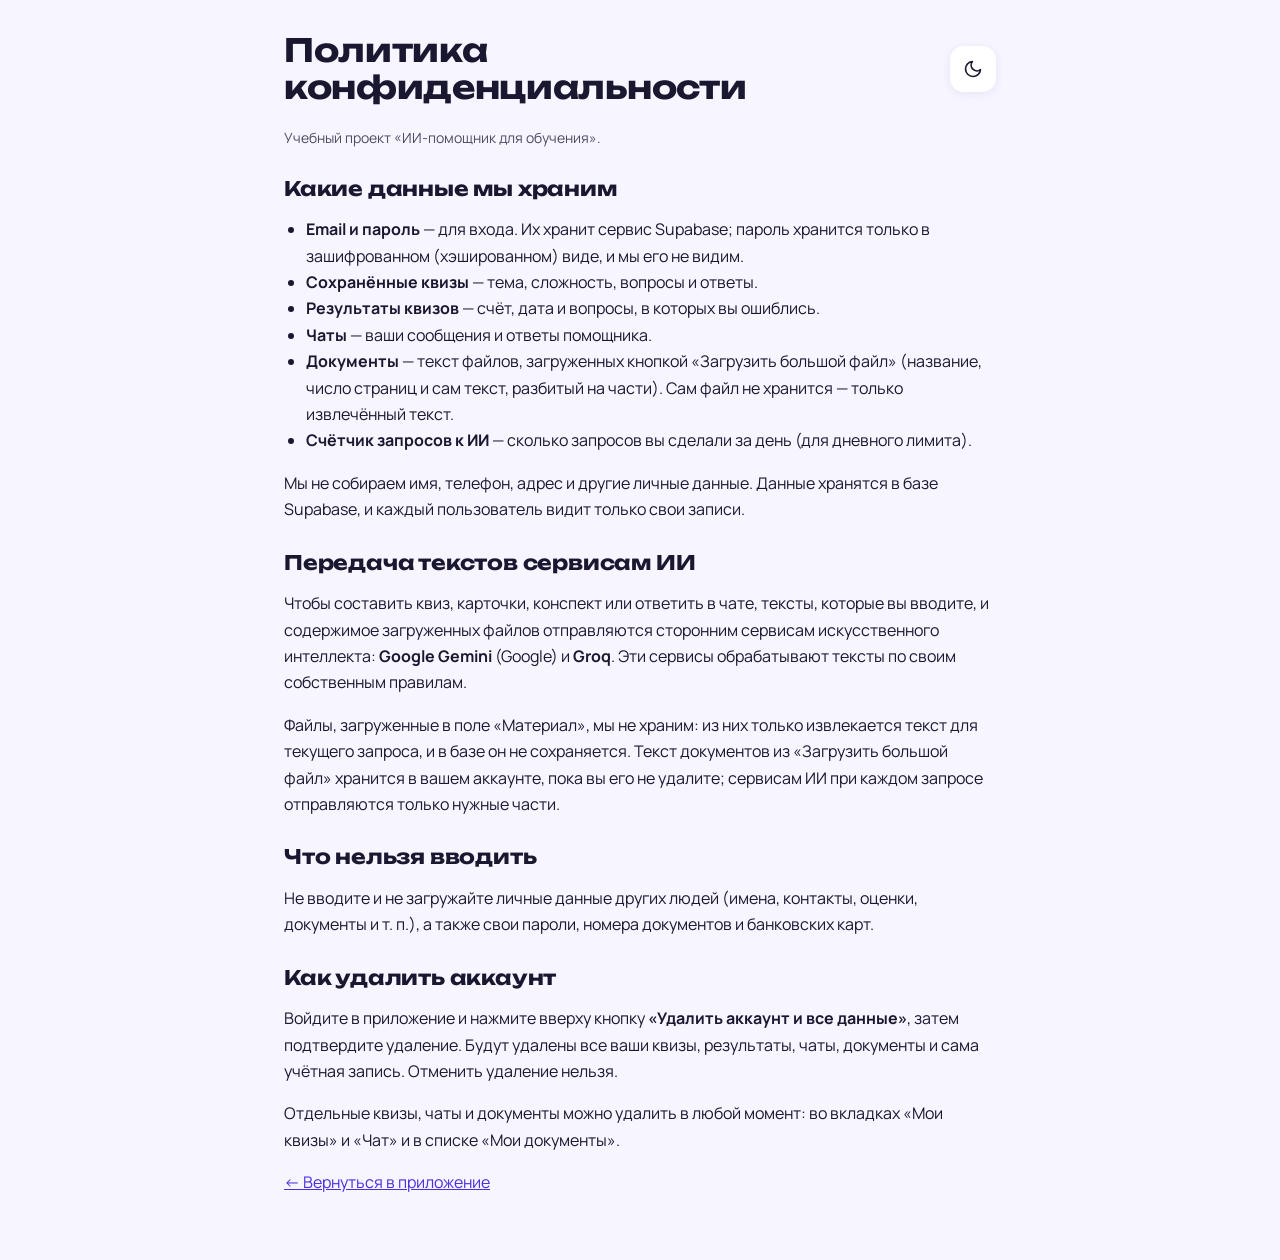
<file: Frontend/privacy.html>
<!DOCTYPE html>
<html lang="ru">
<head>
  <meta charset="UTF-8">
  <meta name="viewport" content="width=device-width, initial-scale=1">
  <title>Политика конфиденциальности — ИИ-помощник для обучения</title>
  <link rel="preconnect" href="https://fonts.googleapis.com">
  <link rel="preconnect" href="https://fonts.gstatic.com" crossorigin>
  <link rel="stylesheet" href="https://fonts.googleapis.com/css2?family=Manrope:wght@400;500;600;700&family=Unbounded:wght@500;700&display=swap">
  <link rel="stylesheet" href="css/style.css">
  <script src="js/theme.js"></script>
</head>
<body class="privacy">
  <header class="topbar">
    <h1>Политика конфиденциальности</h1>
    <button id="themeToggle" class="theme-toggle" type="button" aria-label="Переключить тему">
      <svg class="icon-moon" viewBox="0 0 24 24" fill="none" stroke="currentColor" stroke-width="2" stroke-linecap="round" stroke-linejoin="round" aria-hidden="true"><path d="M21 12.8A9 9 0 1 1 11.2 3a7 7 0 0 0 9.8 9.8z"/></svg>
      <svg class="icon-sun" viewBox="0 0 24 24" fill="none" stroke="currentColor" stroke-width="2" stroke-linecap="round" stroke-linejoin="round" aria-hidden="true"><circle cx="12" cy="12" r="4"/><path d="M12 2v2M12 20v2M4.9 4.9l1.4 1.4M17.7 17.7l1.4 1.4M2 12h2M20 12h2M4.9 19.1l1.4-1.4M17.7 6.3l1.4-1.4"/></svg>
    </button>
  </header>
  <p class="hint">Учебный проект «ИИ-помощник для обучения».</p>

  <h2>Какие данные мы храним</h2>
  <ul>
    <li><strong>Email и пароль</strong> — для входа. Их хранит сервис Supabase; пароль хранится только
      в зашифрованном (хэшированном) виде, и мы его не видим.</li>
    <li><strong>Сохранённые квизы</strong> — тема, сложность, вопросы и ответы.</li>
    <li><strong>Результаты квизов</strong> — счёт, дата и вопросы, в которых вы ошиблись.</li>
    <li><strong>Чаты</strong> — ваши сообщения и ответы помощника.</li>
    <li><strong>Документы</strong> — текст файлов, загруженных кнопкой «Загрузить большой файл»
      (название, число страниц и сам текст, разбитый на части). Сам файл не хранится — только извлечённый текст.</li>
    <li><strong>Счётчик запросов к ИИ</strong> — сколько запросов вы сделали за день (для дневного лимита).</li>
  </ul>
  <p>Мы не собираем имя, телефон, адрес и другие личные данные. Данные хранятся в базе Supabase,
    и каждый пользователь видит только свои записи.</p>

  <h2>Передача текстов сервисам ИИ</h2>
  <p>Чтобы составить квиз, карточки, конспект или ответить в чате, тексты, которые вы вводите,
    и содержимое загруженных файлов отправляются сторонним сервисам искусственного интеллекта:
    <strong>Google Gemini</strong> (Google) и <strong>Groq</strong>. Эти сервисы обрабатывают
    тексты по своим собственным правилам.</p>
  <p>Файлы, загруженные в поле «Материал», мы не храним: из них только извлекается текст для текущего
    запроса, и в базе он не сохраняется. Текст документов из «Загрузить большой файл» хранится в вашем
    аккаунте, пока вы его не удалите; сервисам ИИ при каждом запросе отправляются только нужные части.</p>

  <h2>Что нельзя вводить</h2>
  <p>Не вводите и не загружайте личные данные других людей (имена, контакты, оценки, документы
    и т. п.), а также свои пароли, номера документов и банковских карт.</p>

  <h2>Как удалить аккаунт</h2>
  <p>Войдите в приложение и нажмите вверху кнопку <strong>«Удалить аккаунт и все данные»</strong>,
    затем подтвердите удаление. Будут удалены все ваши квизы, результаты, чаты, документы и сама учётная запись.
    Отменить удаление нельзя.</p>
  <p>Отдельные квизы, чаты и документы можно удалить в любой момент: во вкладках «Мои квизы» и «Чат»
    и в списке «Мои документы».</p>

  <p><a href="./">← Вернуться в приложение</a></p>
</body>
</html>
</file>
<file: Frontend/css/style.css>
/* ==========================================================================
   Основа дизайна: шрифты, цвета двух тем, базовые элементы.
   Тема задаётся атрибутом data-theme="light" | "dark" на <html> (см. js/theme.js).
   Текст на салатовом и розовом — всегда var(--on-accent), на фиолетовом — всегда белый.
   ========================================================================== */

/* ---------- Светлая тема (по умолчанию) ---------- */
:root,
:root[data-theme="light"] {
  color-scheme: light;
  --bg: #F7F5FF; --surface: #FFFFFF; --text: #1A1730; --muted: #4F4B63; --muted-2: #5D5974;
  --border: #E4DFF7; --tint: #F1EEFF; --primary: #6C4BFF; --primary-text: #4A2FE0;
  --lime: #C8F53B; --pink: #FFD3EA; --on-accent: #1A1730;
  --success-bg: #F1FBD6; --success-border: #8BC400; --success-icon: #4E7A00;
  --error-bg: #FFECEC; --error: #B42318;
  --shadow-sm: 0 2px 10px rgba(60,40,140,0.08); --shadow-md: 0 12px 32px rgba(76,47,224,0.14);
}

/* ---------- Тёмная тема ---------- */
:root[data-theme="dark"] {
  color-scheme: dark;
  --bg: #121019; --surface: #1E1B2A; --text: #F3F1FA; --muted: #B4AFC8; --muted-2: #ABA6C0;
  --border: #34304A; --tint: #2A2640; --primary: #6C4BFF; --primary-text: #B9AAFF;
  --lime: #C8F53B; --pink: #FFD3EA; --on-accent: #1A1730;
  --success-bg: #252E15; --success-border: #C8F53B; --success-icon: #C8F53B;
  --error-bg: #3A1C22; --error: #FFA39B;
  --shadow-sm: 0 2px 10px rgba(0,0,0,0.35); --shadow-md: 0 12px 32px rgba(0,0,0,0.4);
}

/* Если JS не запустился и тема не выбрана — следуем системе */
@media (prefers-color-scheme: dark) {
  :root:not([data-theme]) {
    color-scheme: dark;
    --bg: #121019; --surface: #1E1B2A; --text: #F3F1FA; --muted: #B4AFC8; --muted-2: #ABA6C0;
    --border: #34304A; --tint: #2A2640; --primary: #6C4BFF; --primary-text: #B9AAFF;
    --success-bg: #252E15; --success-border: #C8F53B; --success-icon: #C8F53B;
    --error-bg: #3A1C22; --error: #FFA39B;
    --shadow-sm: 0 2px 10px rgba(0,0,0,0.35); --shadow-md: 0 12px 32px rgba(0,0,0,0.4);
  }
}

/* ---------- Шрифты и раскладка ---------- */
:root {
  --font-head: "Unbounded", system-ui, sans-serif;
  --font-body: "Manrope", system-ui, -apple-system, "Segoe UI", sans-serif;
  --focus-ring: 0 0 0 4px rgba(108,75,255,0.15);
  /* Одинаковые в обеих темах */
  --on-primary: #FFFFFF;                     /* текст и иконки на фиолетовом */
  --on-primary-soft: rgba(26,16,96,0.22);    /* подложка на фиолетовом (тёмная, чтобы белый текст читался) */
  --accent-icon-bg: rgba(255,255,255,0.65);  /* подложка иконки на салатовом и розовом */
  --primary-hover: #5D3CF0;
  --primary-glow: rgba(108,75,255,0.28);
  --primary-glow-strong: rgba(108,75,255,0.38);
  --selection: rgba(108,75,255,0.25);
  --backdrop: rgba(18,16,25,0.55);
}
* { box-sizing: border-box; }
[hidden] { display: none !important; }
html { -webkit-text-size-adjust: 100%; }
body { background: var(--bg); color: var(--text); font-family: var(--font-body); font-size: 16px;
       line-height: 1.5; max-width: 860px; margin: 0 auto; padding: 32px 24px 48px; }
h1, h2, h3, .font-head { font-family: var(--font-head); font-weight: 700; line-height: 1.15; letter-spacing: -0.01em; }
h1 { font-size: 32px; margin: 0 0 20px; }
h2 { font-size: 24px; }
h3 { font-size: 18px; font-weight: 500; }
a { color: var(--primary-text); }
::selection { background: var(--selection); }

/* Шапка с названием и переключателем темы */
.topbar { display: flex; align-items: center; justify-content: space-between; gap: 12px; margin-bottom: 20px; }
.topbar h1 { margin: 0; }

/* ---------- Кнопки ---------- */
/* Все кнопки и ссылки-кнопки — минимум 44px в высоту */
button, .btn-primary, .btn-soft {
  display: inline-flex; align-items: center; justify-content: center; gap: 8px;
  min-height: 44px; padding: 10px 16px; font: inherit; font-size: 15px; font-weight: 600;
  border: none; border-radius: 14px; cursor: pointer; text-decoration: none;
  transition: background-color .15s, box-shadow .15s, transform .05s;
}
button:active:not(:disabled) { transform: translateY(1px); }
button:disabled { opacity: 0.6; cursor: wait; }
button:focus-visible, a:focus-visible, .btn-primary:focus-visible, .btn-soft:focus-visible {
  outline: 2px solid var(--primary); outline-offset: 2px;
}

/* Мягкая кнопка — вид обычных кнопок по умолчанию */
button, .btn-soft { background: var(--tint); color: var(--text); min-height: 46px; }
button:hover:not(:disabled), .btn-soft:hover { box-shadow: inset 0 0 0 1.5px var(--border); }

/* Главная кнопка (.primary — старое имя того же класса) */
.btn-primary, .primary {
  background: var(--primary); color: var(--on-primary); min-height: 54px; border-radius: 16px; font-weight: 700;
  box-shadow: 0 10px 24px var(--primary-glow);
}
.btn-primary:hover:not(:disabled), .primary:hover:not(:disabled) {
  background: var(--primary-hover); box-shadow: 0 10px 24px var(--primary-glow-strong);
}
.primary { margin-top: 20px; width: 100%; }

button.danger { background: var(--error-bg); color: var(--error); }

/* Ссылка, оформленная кнопкой */
.link-btn { background: none; padding: 4px 0; color: var(--primary-text); text-decoration: underline;
            box-shadow: none !important; min-height: 44px; }

/* Переключатель темы */
.theme-toggle { width: 46px; height: 46px; min-height: 46px; padding: 0; flex: none;
                background: var(--surface); color: var(--text); box-shadow: var(--shadow-sm); }
.theme-toggle svg { width: 20px; height: 20px; }
.theme-toggle .icon-sun { display: none; }
:root[data-theme="dark"] .theme-toggle .icon-sun { display: block; }
:root[data-theme="dark"] .theme-toggle .icon-moon { display: none; }

/* Переключатель языка (RU / KZ / EN): кнопка как у темы, список — как меню аккаунта */
.lang-btn { display: inline-flex; align-items: center; justify-content: center; gap: 4px;
            height: 44px; min-height: 44px; padding: 0 10px 0 14px; border-radius: 14px;
            background: var(--surface); color: var(--text); box-shadow: var(--shadow-sm);
            font-size: 14px; font-weight: 700; letter-spacing: 0.02em; user-select: none; }
.lang-btn svg { width: 16px; height: 16px; color: var(--muted); transition: transform .15s; }
.lang-menu[open] .lang-btn svg { transform: rotate(180deg); }
.lang-btn:focus-visible { outline: 2px solid var(--primary); outline-offset: 2px; }
.lang-menu .lang-pop { min-width: 190px; padding: 8px; display: flex; flex-direction: column; gap: 4px; }
.lang-menu .lang-pop button { width: 100%; justify-content: flex-start; min-height: 44px; background: none; gap: 12px; }
.lang-menu .lang-pop button:hover:not(:disabled) { box-shadow: none; background: var(--tint); }
.lang-menu .lang-pop button[aria-checked="true"] { background: var(--tint); color: var(--primary-text); }
.lang-code { width: 24px; font-size: 12px; font-weight: 700; color: var(--muted); }
.lang-pop button[aria-checked="true"] .lang-code { color: var(--primary-text); }
.auth-tools { display: flex; align-items: center; gap: 8px; flex: none; }

/* ---------- Поля ввода ---------- */
label { display: block; margin-top: 16px; font-weight: 700; font-size: 15px; }
.input, input, select, textarea {
  font: inherit; font-size: 16px; color: var(--text); background: var(--bg);
  border: 1.5px solid var(--border); border-radius: 16px; padding: 12px 16px;
  transition: border-color .15s, box-shadow .15s;
}
.input, input:not([type="checkbox"]):not([type="radio"]):not([type="file"]), select { min-height: 52px; }
input, select, textarea { width: 100%; margin-top: 6px; }
textarea { resize: vertical; line-height: 1.5; }
.input:focus, input:focus, select:focus, textarea:focus {
  outline: none; border: 2px solid var(--primary); box-shadow: var(--focus-ring);
  padding: 11.5px 15.5px; /* рамка стала толще — текст не прыгает */
}
::placeholder { color: var(--muted-2); opacity: 1; }
input[type="checkbox"], input[type="radio"] { width: 20px; height: 20px; accent-color: var(--primary); }
input[type="file"] { border: none; background: none; padding: 0; min-height: 44px; }
input[type="file"]:focus { border: none; box-shadow: none; padding: 0; }
input[type="file"]::file-selector-button {
  font: inherit; font-weight: 600; font-size: 15px; color: var(--text); background: var(--tint);
  border: none; border-radius: 14px; min-height: 46px; padding: 10px 16px; margin-right: 10px; cursor: pointer;
}

/* ---------- Карточки и поверхности ---------- */
.card { background: var(--surface); border: none; border-radius: 28px; box-shadow: var(--shadow-md);
        padding: 24px; margin-top: 16px; }
.card h3 { margin: 0 0 14px; font-family: var(--font-body); font-size: 20px; font-weight: 700; line-height: 1.3; }
.hint { font-size: 14px; color: var(--muted); margin-top: 8px; }

/* Акцентные поверхности: текст на салатовом/розовом тёмный, на фиолетовом белый */
.on-lime { background: var(--lime); color: var(--on-accent); }
.on-pink { background: var(--pink); color: var(--on-accent); }
.on-primary { background: var(--primary); color: var(--on-primary); }

/* Сетка из 3 колонок (на телефоне — 1–2 колонки) */
.grid-3 { display: grid; grid-template-columns: repeat(3, minmax(0, 1fr)); gap: 16px; }

/* ---------- Материал ---------- */
.material-box { background: var(--surface); border-radius: 24px; box-shadow: var(--shadow-sm);
                padding: 18px 20px; margin-bottom: 20px; }
.material-box textarea { height: 110px; }
.row { display: flex; gap: 8px; align-items: center; margin-top: 8px; flex-wrap: wrap; }

/* Большие документы */
.doc-box { border-top: 1px solid var(--border); margin-top: 16px; padding-top: 14px; }
.active-doc { border: 1.5px solid var(--primary); border-radius: 16px; padding: 12px 14px; margin-top: 10px; }
.active-doc strong { overflow-wrap: anywhere; }
.active-doc label { margin-top: 10px; }
.page-input { width: 90px; margin-top: 0; }
.sources { font-size: 13px; color: var(--muted); margin: 4px 0 0 4px; }

/* ---------- Вкладки (сегментный переключатель) ---------- */
.tabs { display: flex; gap: 4px; margin: 20px 0 8px; flex-wrap: wrap; padding: 4px;
        background: var(--tint); border-radius: 18px; }
.tab { flex: 1; background: transparent; min-height: 46px; }
.tab:hover:not(:disabled) { box-shadow: none; background: var(--surface); }
.tab.active, .tab.active:hover:not(:disabled) { background: var(--primary); color: var(--on-primary);
             box-shadow: 0 6px 16px var(--primary-glow); }

/* ---------- Квиз ---------- */
#message { margin-top: 20px; }
.option { display: flex; width: 100%; justify-content: flex-start; text-align: left; margin-top: 10px;
          min-height: 56px; padding: 14px 18px; white-space: normal; font-size: 16px;
          background: var(--surface); color: var(--text); border: 1.5px solid var(--border); border-radius: 16px; }
.option:hover:not(:disabled) { box-shadow: none; border-color: var(--primary); }
.option.selected { border: 2px solid var(--primary); padding: 13.5px 17.5px; }
.option.correct { background: var(--success-bg); border: 2px solid var(--success-border); padding: 13.5px 17.5px; }
.option.wrong { background: var(--error-bg); border: 2px solid var(--error); padding: 13.5px 17.5px; }
.option:disabled { opacity: 1; cursor: default; }
.explanation { margin-top: 14px; line-height: 1.55; }
.score { margin-top: 24px; font-family: var(--font-head); font-size: 22px; font-weight: 700; }
.score:empty { display: none; }
.check { display: flex; gap: 10px; align-items: center; font-weight: 500; }
.check input { width: 20px; margin: 0; flex: none; }

/* ---------- Чат ---------- */
#chatLog { height: 380px; overflow-y: auto; border-radius: 24px; padding: 14px; margin-top: 12px;
           background: var(--surface); box-shadow: var(--shadow-sm); }
.bubble { max-width: 85%; padding: 10px 16px; border-radius: 18px; margin-top: 10px;
          white-space: pre-wrap; line-height: 1.5; overflow-wrap: anywhere; }
.bubble.user { background: var(--primary); color: var(--on-primary); margin-left: auto; border-bottom-right-radius: 6px; }
.bubble.user a { color: var(--on-primary); }
.bubble.assistant { background: var(--tint); color: var(--text); border-bottom-left-radius: 6px; }
.bubble.error { background: var(--error-bg); color: var(--error); }
.chat-input { display: flex; gap: 8px; margin-top: 10px; }
.chat-input textarea { margin-top: 0; height: 56px; }
.chat-input button { align-self: stretch; }

/* Оформление ответов помощника (Markdown и формулы) */
.bubble.assistant { white-space: normal; }
.bubble.assistant p { margin: 0 0 8px; }
.bubble.assistant ul, .bubble.assistant ol { margin: 4px 0 8px; padding-left: 22px; }
.bubble.assistant li { margin: 3px 0; }
.bubble.assistant h1, .bubble.assistant h2, .bubble.assistant h3, .bubble.assistant h4 {
  font-family: var(--font-body); font-weight: 700; font-size: 1.05em; margin: 12px 0 6px; }
.bubble.assistant pre { background: var(--bg); border: 1px solid var(--border); border-radius: 10px;
  padding: 10px; overflow-x: auto; }
.bubble.assistant code { font-family: ui-monospace, monospace; font-size: 0.92em; }
.bubble.assistant table { border-collapse: collapse; margin: 8px 0; }
.bubble.assistant th, .bubble.assistant td { border: 1px solid var(--border); padding: 4px 8px; }
.bubble.assistant .katex-display { overflow-x: auto; overflow-y: hidden; }
.bubble.assistant > :last-child { margin-bottom: 0; }

/* Markdown-блоки вне чата (разбор ошибок, конспект) */
.rich { line-height: 1.6; }
.rich p { margin: 0 0 8px; }
.rich ul, .rich ol { margin: 4px 0 8px; padding-left: 22px; }
.rich li { margin: 3px 0; }
.rich h1, .rich h2, .rich h3, .rich h4 { font-family: var(--font-body); font-weight: 700; font-size: 1.1em; margin: 14px 0 6px; }
.rich pre { background: var(--bg); border: 1px solid var(--border); border-radius: 10px;
  padding: 10px; overflow-x: auto; }
.rich code { font-family: ui-monospace, monospace; font-size: 0.92em; }
.rich table { border-collapse: collapse; margin: 8px 0; display: block; overflow-x: auto; }
.rich th, .rich td { border: 1px solid var(--border); padding: 4px 8px; }
.rich .katex-display { overflow-x: auto; overflow-y: hidden; }
.rich > :last-child { margin-bottom: 0; }

/* Разбор ошибок */
.review-line { margin-top: 6px; }
.review-line.wrong-text strong { color: var(--error); }
.review-line.ok-text strong { color: var(--success-icon); }
.card ul { margin: 0; padding-left: 22px; }

/* ---------- Карточки для запоминания ---------- */
.message { margin-top: 20px; }
.center { text-align: center; }
.flashcard { margin-top: 20px; perspective: 1200px; cursor: pointer; outline: none; }
.flashcard-inner { display: grid; transition: transform 0.45s; transform-style: preserve-3d; }
.flashcard.flipped .flashcard-inner { transform: rotateY(180deg); }
.flashcard.instant .flashcard-inner { transition: none; }
.face { grid-area: 1 / 1; min-height: 220px; padding: 28px; display: flex; align-items: center;
        justify-content: center; text-align: center; font-size: 20px; font-weight: 600; line-height: 1.5;
        background: var(--surface); border: 2px solid transparent; border-radius: 28px; box-shadow: var(--shadow-md);
        backface-visibility: hidden; -webkit-backface-visibility: hidden; overflow-wrap: anywhere; }
.face.back { transform: rotateY(180deg); font-size: 17px; font-weight: 500; border-color: var(--primary); }
.flashcard:focus-visible .face { box-shadow: var(--shadow-md), var(--focus-ring); border-color: var(--primary); }
.fc-nav { justify-content: center; }
#fcCounter { min-width: 70px; text-align: center; font-weight: 700; }

/* Конспект */
.primary.half { flex: 1; margin-top: 12px; width: auto; }

/* ---------- Вход и пользователь ---------- */
.userbar { display: flex; justify-content: flex-end; align-items: center; gap: 10px; margin-bottom: 16px;
           font-size: 14px; flex-wrap: wrap; }
.userbar span { color: var(--muted); overflow-wrap: anywhere; }
.userbar button { padding: 8px 14px; font-size: 14px; }

/* ---------- Списки (мои квизы, история, чаты) ---------- */
.list-item { display: flex; gap: 12px; align-items: center; justify-content: space-between; flex-wrap: wrap;
             background: var(--surface); border: 1.5px solid transparent; border-radius: 18px; box-shadow: var(--shadow-sm);
             padding: 12px 14px; margin-top: 10px; }
.list-text { min-width: 0; flex: 1 1 200px; }
.list-title { font-weight: 700; overflow-wrap: anywhere; }
.list-actions { display: flex; gap: 6px; flex-wrap: wrap; }
.list-actions button { padding: 8px 14px; font-size: 14px; }
.list-item.active { border-color: var(--primary); }
.history-details { flex-basis: 100%; }
.sessions-box { margin-top: 14px; }
.sessions-box summary { cursor: pointer; font-weight: 700; min-height: 44px; display: flex; align-items: center; }
#chatSessions { max-height: 260px; overflow-y: auto; }
#chatTitle { font-weight: 700; overflow-wrap: anywhere; }

/* Окно удаления аккаунта */
dialog { background: var(--surface); color: var(--text); border: none; border-radius: 28px; box-shadow: var(--shadow-md);
         max-width: min(460px, calc(100vw - 32px)); padding: 24px; }
dialog::backdrop { background: var(--backdrop); }
dialog h3 { margin-top: 0; }

/* ==========================================================================
   Экран входа и регистрации
   ========================================================================== */
/* Пока открыт экран входа: страница шире, общая шапка скрыта (логотип и тема — внутри экрана) */
body:has(#authScreen:not([hidden])) { max-width: 1200px; }
body:has(#authScreen:not([hidden])) > .topbar { display: none; }

.auth-screen { display: grid; grid-template-columns: 1fr 1fr; gap: 24px; align-items: stretch;
               min-height: calc(100vh - 80px); align-content: center; }

/* Логотип */
.logo { display: inline-flex; align-items: center; gap: 12px; font-family: var(--font-head);
        font-weight: 700; font-size: 18px; color: var(--text); }
.logo-mark { width: 44px; height: 44px; border-radius: 14px; background: var(--lime); color: var(--on-accent);
             display: inline-flex; align-items: center; justify-content: center; flex: none; }
.logo-mark svg { width: 20px; height: 20px; }
.logo-on-primary { color: var(--on-primary); }

/* Фиолетовый блок слева */
.auth-promo { background: var(--primary); color: var(--on-primary); border-radius: 32px; padding: 48px;
              box-shadow: 0 20px 48px var(--primary-glow); display: flex; flex-direction: column; }
.auth-promo-title { font-family: var(--font-head); font-weight: 700; font-size: 44px; line-height: 1.15;
                    margin-top: 72px; letter-spacing: -0.01em; }
.tag-lime { display: inline-block; background: var(--lime); color: var(--on-accent); padding: 4px 20px 8px;
            border-radius: 16px; transform: rotate(-2deg); margin-top: 8px; }
.auth-promo-text { font-size: 17px; line-height: 1.55; color: var(--on-primary); margin: 24px 0 40px; }
.promo-list { list-style: none; padding: 0; margin: auto 0 0; display: grid; gap: 12px; }
.promo-list li { display: flex; align-items: center; gap: 14px; padding: 12px 16px; border-radius: 16px;
                 background: var(--on-primary-soft); font-weight: 600; }
.promo-icon { width: 40px; height: 40px; border-radius: 12px; background: var(--on-primary); color: var(--primary);
              display: inline-flex; align-items: center; justify-content: center; flex: none; }
.promo-icon svg { width: 20px; height: 20px; }

/* Карточка с формой */
.auth-card { margin: 0; padding: 40px 48px; display: flex; flex-direction: column; justify-content: center; }
.auth-mobile-bar { display: none; }
.auth-head { display: flex; justify-content: space-between; align-items: flex-start; gap: 16px; margin-bottom: 24px; }
.auth-title { font-size: 34px; margin: 0; }
.auth-subtitle { margin: 6px 0 0; color: var(--muted); }

/* Заголовок по режиму: вход / регистрация / новый пароль */
.auth-card .for-register, .auth-card .for-reset { display: none; }
.auth-card:has(#authModeRegister.active) .for-login { display: none; }
.auth-card:has(#authModeRegister.active) .for-register { display: inline; }
.auth-card:has(#authForm[hidden]) .for-login,
.auth-card:has(#authForm[hidden]) .for-register { display: none; }
.auth-card:has(#authForm[hidden]) .for-reset { display: inline; }
/* В режиме нового пароля переключатель и кнопка «Войти» не нужны */
.auth-card:has(#authForm[hidden]) .auth-tabs,
#authForm[hidden] ~ #authSubmit { display: none; }

/* Переключатель «Вход / Регистрация» — таблетка */
.auth-tabs { margin: 0 0 4px; flex-wrap: nowrap; }

/* Поля пароля с кнопкой-глазом */
.password-field { position: relative; margin-top: 6px; }
.password-field .input { margin-top: 0; padding-right: 56px; }
.password-field .input:focus { padding-right: 55.5px; }
.eye-btn { position: absolute; right: 4px; top: 50%; transform: translateY(-50%); width: 44px; height: 44px;
           min-height: 44px; padding: 0; background: transparent; color: var(--muted); border-radius: 12px; }
.eye-btn:hover:not(:disabled) { box-shadow: none; color: var(--text); }
.eye-btn:active:not(:disabled) { transform: translateY(-50%); }
.eye-btn svg { width: 22px; height: 22px; }
.eye-btn .icon-eye-off, .eye-btn[aria-pressed="true"] .icon-eye { display: none; }
.eye-btn[aria-pressed="true"] .icon-eye-off { display: block; }
/* Скрываем встроенный глаз Edge, чтобы не было двух */
.password-field input::-ms-reveal { display: none; }

/* «Забыли пароль?» справа под паролем; при регистрации не нужен */
.forgot-row { display: flex; justify-content: flex-end; margin-top: 2px; }
.forgot-row .link-btn { text-decoration: none; font-weight: 700; font-size: 15px; }
.forgot-row .link-btn:hover { text-decoration: underline; }
#authForm:has(#registerOnly:not([hidden])) .forgot-row { display: none; }

.auth-card .check { margin-top: 18px; font-size: 15px; color: var(--muted); line-height: 1.45; }
.auth-card .check input { accent-color: var(--primary); margin-top: 1px; }
.auth-card .check a { font-weight: 700; }

/* Плашка сообщения: ошибка (красная, с иконкой) или информация */
.auth-message { margin-top: 16px; }
.auth-message:empty { display: none; }
.auth-message { display: flex; gap: 10px; align-items: flex-start; padding: 14px 16px; border-radius: 16px;
                background: var(--tint); color: var(--text); font-weight: 600; font-size: 15px; line-height: 1.45; }
.auth-message[data-kind="error"] { background: var(--error-bg); color: var(--error); }
.auth-message[data-kind="error"]::before {
  content: ""; flex: none; width: 20px; height: 20px; margin-top: 1px; background: currentColor;
  -webkit-mask: url("data:image/svg+xml,%3Csvg xmlns='http://www.w3.org/2000/svg' viewBox='0 0 24 24' fill='none' stroke='black' stroke-width='2' stroke-linecap='round'%3E%3Ccircle cx='12' cy='12' r='9'/%3E%3Cpath d='M12 7.5v5.5M12 16.5h.01'/%3E%3C/svg%3E") center / contain no-repeat;
          mask: url("data:image/svg+xml,%3Csvg xmlns='http://www.w3.org/2000/svg' viewBox='0 0 24 24' fill='none' stroke='black' stroke-width='2' stroke-linecap='round'%3E%3Ccircle cx='12' cy='12' r='9'/%3E%3Cpath d='M12 7.5v5.5M12 16.5h.01'/%3E%3C/svg%3E") center / contain no-repeat;
}
#authSubmit, #resetForm .primary { margin-top: 20px; }
.auth-footer { text-align: center; margin-top: 20px; font-size: 14px; }
.auth-footer a { color: var(--muted); display: inline-flex; align-items: center; min-height: 44px; }

/* Телефон: фиолетовый блок скрыт, сверху логотип и тема, ниже заголовок и форма */
@media (max-width: 700px) {
  .auth-screen { display: block; min-height: 0; }
  .auth-promo, .auth-theme { display: none; }
  .card.auth-card { background: transparent; box-shadow: none; padding: 0; border-radius: 0; }
  .auth-mobile-bar { display: flex; justify-content: space-between; align-items: center; margin-bottom: 28px; }
  .auth-title { font-size: 30px; }
}
@media (max-width: 380px) {
  .auth-title { font-size: 26px; }
}

/* ==========================================================================
   Главная (приложение после входа): шапка, чат, пустое состояние, меню материала
   ========================================================================== */
.visually-hidden { position: absolute !important; width: 1px; height: 1px; overflow: hidden; clip: rect(0 0 0 0); white-space: nowrap; }
.only-mobile { display: none; }

/* Шапка во всю ширину, остальное — колонка 860px по центру */
body:has(#app:not([hidden])) { max-width: none; padding-top: 0; }
#app > :not(.app-header):not(dialog) { max-width: 860px; margin-left: auto; margin-right: auto; }

.app-header { position: sticky; top: env(safe-area-inset-top, 0px); z-index: 20; display: flex; align-items: center;
              gap: 16px; padding: 14px 0; margin-bottom: 28px; background: var(--bg);
              max-width: 1240px; margin-left: auto; margin-right: auto; }
.logo-btn { background: none; padding: 0 4px 0 0; min-height: 44px; font-family: var(--font-head); font-size: 18px; }
.logo-btn:hover:not(:disabled) { box-shadow: none; }
.material-chip { min-height: 44px; padding: 6px 14px; border-radius: 999px; background: var(--surface); color: var(--muted);
                 box-shadow: var(--shadow-sm); font-size: 13px; font-weight: 600; max-width: 320px; }
.material-chip > span { overflow: hidden; text-overflow: ellipsis; white-space: nowrap; }
.material-chip svg { width: 16px; height: 16px; flex: none; color: var(--primary-text); }
.material-chip #materialChipName { color: var(--text); }
.app-nav { display: flex; gap: 4px; margin-left: auto; }
.nav-link { background: none; font-size: 15px; padding: 10px 14px; }
.nav-link:hover:not(:disabled) { box-shadow: none; background: var(--tint); }
#app:has(#libraryPanel:not([hidden])) .nav-link[data-go="libraryPanel"],
#app:has(#historyPanel:not([hidden])) .nav-link[data-go="historyPanel"],
#app:has(#assignmentsPanel:not([hidden])) .nav-link[data-go="assignmentsPanel"] { color: var(--primary-text); background: var(--tint); }
.header-actions { display: flex; align-items: center; gap: 8px; }

/* Меню аккаунта (аватар; на телефоне — «бургер») */
.menu { position: relative; }
.menu > summary { list-style: none; cursor: pointer; }
.menu > summary::-webkit-details-marker { display: none; }
.avatar { width: 46px; height: 46px; border-radius: 50%; background: var(--primary); color: var(--on-primary);
          display: flex; align-items: center; justify-content: center; font-weight: 700; font-size: 17px; }
.avatar:focus-visible { outline: 2px solid var(--primary); outline-offset: 2px; }
.avatar .burger { display: none; width: 22px; height: 22px; }
.menu-pop { position: absolute; right: 0; top: calc(100% + 10px); z-index: 30; min-width: 280px; padding: 12px;
            background: var(--surface); border-radius: 20px; box-shadow: var(--shadow-md); }
.menu-nav { display: none; }
.menu-pop .userbar { display: flex; flex-direction: column; align-items: stretch; gap: 8px; margin: 0; }
.menu-pop .userbar span { padding: 4px 6px 6px; font-size: 14px; }
.menu-pop button { width: 100%; justify-content: flex-start; }

/* Скрытые вкладки — ими управляют шапка и карточки */
.app-tabs { display: none !important; }

/* Заголовок раздела (Квиз, Карточки, Конспект, Мои квизы, История) */
.tool-bar { display: flex; align-items: center; gap: 14px; margin-bottom: 8px; }
#app:has(#chatPanel:not([hidden])) .tool-bar { display: none; }
.tool-title { margin: 0; font-size: 26px; }
.tool-title > span { display: none; }
#app:has(#quizPanel:not([hidden])) .tool-title [data-for="quizPanel"],
#app:has(#flashPanel:not([hidden])) .tool-title [data-for="flashPanel"],
#app:has(#studyPanel:not([hidden])) .tool-title [data-for="studyPanel"],
#app:has(#libraryPanel:not([hidden])) .tool-title [data-for="libraryPanel"],
#app:has(#historyPanel:not([hidden])) .tool-title [data-for="historyPanel"],
#app:has(#assignmentsPanel:not([hidden])) .tool-title [data-for="assignmentsPanel"] { display: inline; }
.icon-btn { width: 46px; height: 46px; padding: 0; flex: none; background: var(--surface); box-shadow: var(--shadow-sm); }
.icon-btn svg { width: 22px; height: 22px; }

/* Поле «Тема» — только для квиза, карточек и конспекта */
.topic-field { display: none; }
#app:has(#quizPanel:not([hidden]), #flashPanel:not([hidden]), #studyPanel:not([hidden])) .topic-field { display: block; }

/* ----- Пустое состояние ----- */
.hello-pill { display: inline-flex; align-items: center; gap: 8px; padding: 8px 14px; border-radius: 999px;
              background: var(--surface); box-shadow: var(--shadow-sm); color: var(--primary-text);
              font-size: 13px; font-weight: 700; }
.hello-pill .dot { width: 8px; height: 8px; border-radius: 50%; background: var(--success-border); }
.hero-title { font-size: 56px; line-height: 1.05; margin: 20px 0 0; letter-spacing: -0.02em; }
.hero-tag { display: block; width: fit-content; margin-top: 10px; padding: 6px 22px 14px; border-radius: 20px;
            background: var(--primary); color: var(--on-primary); transform: rotate(-2deg); transform-origin: left center;
            box-shadow: 0 10px 24px var(--primary-glow); }
.hero-sub { color: var(--muted); font-size: 17px; line-height: 1.55; margin: 22px 0 26px; max-width: 640px; }

/* Карточки быстрых действий */
.home-cards { display: grid; grid-template-columns: repeat(3, minmax(0, 1fr)); gap: 14px; margin-top: 24px; }
.home-card { flex-direction: column; align-items: flex-start; justify-content: flex-start; gap: 0; text-align: left;
             min-height: 140px; padding: 18px; border-radius: 24px; font-weight: 400; position: relative; }
.home-card.on-primary { box-shadow: 0 14px 30px var(--primary-glow); }
.home-card:hover:not(:disabled) { box-shadow: var(--shadow-md); transform: translateY(-2px); }
.home-card.on-primary:hover:not(:disabled) { box-shadow: 0 18px 36px var(--primary-glow-strong); }
.hc-icon { width: 40px; height: 40px; border-radius: 12px; display: inline-flex; align-items: center; justify-content: center;
           background: var(--accent-icon-bg); color: var(--on-accent); flex: none; }
.on-primary .hc-icon { background: var(--on-primary); color: var(--primary); }
.hc-icon svg { width: 20px; height: 20px; }
.hc-text { display: flex; flex-direction: column; gap: 6px; margin-top: 14px; }
.hc-title { font-family: var(--font-head); font-weight: 700; font-size: 19px; }
.hc-sub { font-size: 14px; line-height: 1.4; opacity: 0.88; }
.home-card .chev { display: none; }
/* На фиолетовом подпись без прозрачности — иначе белый текст недостаточно контрастен */
.home-card.on-primary .hc-sub, .sheet-cmd.on-primary small { opacity: 1; }

/* Недавние чаты */
.recent { margin-top: 32px; }
.recent-head { display: flex; justify-content: space-between; align-items: center; }
.recent-title { font-size: 13px; font-weight: 700; letter-spacing: 0.06em; text-transform: uppercase; color: var(--muted); }
.recent-head .link-btn { text-decoration: none; font-weight: 700; font-size: 14px; }
.recent .sessions-box { margin-top: 4px; }
.recent .sessions-box > summary { display: none; }
.recent #chatSessions { max-height: none; overflow: visible; display: grid; grid-template-columns: repeat(3, minmax(0, 1fr)); gap: 10px; }
.recent #chatSessions > .list-item:nth-child(n+7) { display: none; }
.recent .list-item { margin-top: 0; flex-direction: column; align-items: stretch; gap: 8px; padding: 12px 14px; }
.recent .list-text { flex: 1 1 auto; }
.recent .list-title { display: -webkit-box; -webkit-line-clamp: 2; -webkit-box-orient: vertical; overflow: hidden; font-size: 15px; }
.recent .list-actions button { flex: 1; min-height: 44px; padding: 6px 10px; font-size: 13px; }

/* ----- Два состояния главной: пусто / идёт разговор ----- */
.chat-toolbar { display: flex; align-items: center; gap: 10px; flex-wrap: wrap; }
.chat-toolbar #chatTitle { flex: 1 1 200px; margin: 0; font-weight: 700; color: var(--text); font-size: 15px; }
.chat-toolbar select { width: auto; margin: 0; min-height: 46px; padding-top: 8px; padding-bottom: 8px; font-size: 14px; }
#chatPanel:has(#chatLog:empty) .chat-toolbar,
#chatPanel:has(#chatLog:empty) #chatLog { display: none; }
#chatPanel:not(:has(#chatLog:empty)) .home-hero,
#chatPanel:not(:has(#chatLog:empty)) .home-cards,
#chatPanel:not(:has(#chatLog:empty)) .recent { display: none; }

/* Лента сообщений */
#chatLog { height: calc(100vh - 290px); height: calc(100dvh - 290px); min-height: 280px; margin-top: 12px; padding: 4px 4px 12px;
           background: none; box-shadow: none; border-radius: 0; }
.bubble.assistant { background: none; position: relative; padding: 6px 0 6px 50px; max-width: 100%; border-radius: 0; }
.bubble.assistant::before { content: ""; position: absolute; left: 0; top: 0; width: 36px; height: 36px; border-radius: 12px;
  background: var(--lime) url("data:image/svg+xml,%3Csvg xmlns='http://www.w3.org/2000/svg' viewBox='0 0 24 24'%3E%3Cpath fill='%231A1730' d='M12 2.5c.5 4.6 2.9 7 9.5 9.5-6.6 2.5-9 4.9-9.5 9.5-.5-4.6-2.9-7-9.5-9.5 6.6-2.5 9-4.9 9.5-9.5z'/%3E%3C/svg%3E") center / 18px no-repeat; }
.bubble.assistant.error { background: var(--error-bg); color: var(--error); padding: 10px 16px 10px 50px; border-radius: 16px; }
.bubble.assistant.error::before { top: 6px; left: 8px; width: 30px; height: 30px; }
.bubble.user { width: fit-content; padding: 10px 18px; font-weight: 500; }
.bubble + .sources { margin-left: 50px; }

/* Поле ввода */
.composer-dock { position: sticky; bottom: 16px; z-index: 10; }
.composer-status { display: flex; flex-direction: column; gap: 2px; margin-bottom: 8px; }
.composer-status:not(:has(> :not(:empty):not([hidden]))) { display: none; }
.composer-status .hint { margin: 0; }
.composer-status .hint:empty { display: none; }
.composer { display: flex; flex-wrap: wrap; align-items: center; gap: 8px; padding: 14px 14px 14px 16px;
            background: var(--surface); border: 1.5px solid var(--border); border-radius: 24px; box-shadow: var(--shadow-md);
            transition: border-color .15s, box-shadow .15s; }
.composer:focus-within { border-color: var(--primary); box-shadow: var(--shadow-md), var(--focus-ring); }
.composer textarea, .composer textarea:focus { order: -1; flex: 1 1 100%; margin: 0; border: none; box-shadow: none; background: none;
            padding: 4px 2px; min-height: 52px; max-height: 200px; resize: none; font-size: 16px; border-radius: 0; }
.attach-plus { display: none; }
.attach-chips { display: flex; flex-wrap: wrap; gap: 8px; flex: 1; }
.chip-btn { min-height: 44px; padding: 8px 14px; font-size: 14px; border-radius: 12px; }
.chip-btn svg { width: 17px; height: 17px; color: var(--primary-text); }
.send-btn { width: 48px; height: 48px; min-height: 48px; padding: 0; border-radius: 50%; background: var(--primary); color: var(--on-primary);
            margin-left: auto; box-shadow: 0 8px 20px var(--primary-glow); flex: none; }
.send-btn:hover:not(:disabled) { background: var(--primary-hover); box-shadow: 0 8px 20px var(--primary-glow-strong); }
.send-btn svg { width: 22px; height: 22px; }

/* ----- Окна: материал и нижнее меню ----- */
dialog.sheet { width: min(600px, calc(100vw - 32px)); max-width: none; max-height: calc(100dvh - 48px); overflow-y: auto; padding: 24px; }
.sheet-handle { display: none; }
.sheet-head { display: flex; justify-content: space-between; align-items: center; gap: 12px; margin-bottom: 12px; }
.sheet-head h2 { margin: 0; font-size: 24px; }
.sheet-head .icon-btn { box-shadow: none; background: var(--tint); }
dialog.sheet .material-box { background: none; box-shadow: none; padding: 0; margin: 0; border-radius: 0; }
.sheet-label { font-size: 13px; font-weight: 700; letter-spacing: 0.06em; text-transform: uppercase; color: var(--muted); margin: 18px 0 10px; }
.sheet-tiles { display: grid; grid-template-columns: repeat(3, minmax(0, 1fr)); gap: 10px; }
.sheet-tile { flex-direction: column; gap: 8px; min-height: 104px; border-radius: 20px; font-size: 15px; line-height: 1.25; text-align: center; }
.sheet-tile svg { width: 28px; height: 28px; }
.sheet-link { width: 100%; justify-content: flex-start; text-align: left; margin-top: 10px; border-radius: 16px; font-size: 15px; }
.sheet-link svg { width: 20px; height: 20px; color: var(--primary-text); }
.sheet-cmd { width: 100%; justify-content: flex-start; gap: 14px; margin-top: 10px; padding: 12px 16px; border-radius: 20px; text-align: left; }
.sheet-cmd:hover:not(:disabled) { box-shadow: var(--shadow-sm); }
.sheet-cmd strong { display: block; font-family: var(--font-head); font-size: 17px; }
.sheet-cmd small { display: block; font-size: 14px; font-weight: 500; opacity: 0.88; margin-top: 2px; }
.cmd-icon { width: 46px; height: 46px; border-radius: 14px; background: var(--on-primary); display: inline-flex; align-items: center; justify-content: center; flex: none; }
.on-primary .cmd-icon { color: var(--primary); }
.on-lime .cmd-icon, .on-pink .cmd-icon { color: var(--on-accent); background: var(--accent-icon-bg); }
.cmd-icon svg { width: 22px; height: 22px; }

/* ----- Телефон ----- */
@media (max-width: 700px) {
  .only-desktop { display: none; }
  .only-mobile { display: inline; }

  .app-header { flex-wrap: wrap; gap: 10px; padding: 12px 0; margin-bottom: 18px; }
  .app-nav { display: none; }
  .header-actions { margin-left: auto; }
  .logo-text { font-size: 17px; }
  .material-chip { order: 5; flex-basis: auto; max-width: 100%; }
  .avatar { border-radius: 16px; background: var(--surface); color: var(--text); box-shadow: var(--shadow-sm); }
  .avatar .avatar-letter { display: none; }
  .avatar .burger { display: block; }
  .menu-nav { display: flex; flex-direction: column; gap: 6px; padding-bottom: 10px; margin-bottom: 10px; border-bottom: 1px solid var(--border); }
  .menu-pop { min-width: min(300px, calc(100vw - 40px)); }

  .hero-title { font-size: 40px; margin-top: 18px; }
  .hero-tag { padding: 4px 18px 10px; border-radius: 18px; }
  .hero-sub { font-size: 16px; margin: 18px 0 8px; }

  .home-cards { grid-template-columns: 1fr 1fr; gap: 12px; }
  .home-card { min-height: 0; padding: 18px; }
  .home-card.on-primary { grid-column: 1 / -1; flex-direction: row; align-items: center; gap: 16px; }
  .home-card.on-primary .hc-text { margin-top: 0; flex: 1; gap: 2px; }
  .home-card.on-primary .chev { display: block; width: 22px; height: 22px; }
  .home-card .hc-icon { width: 48px; height: 48px; border-radius: 14px; }
  .home-card.on-primary .hc-icon { width: 54px; height: 54px; border-radius: 16px; }
  .hc-title { font-size: 18px; }

  .recent #chatSessions { grid-template-columns: 1fr; }
  .recent #chatSessions > .list-item:nth-child(n+4) { display: none; }
  .recent .list-item { flex-direction: row; align-items: center; flex-wrap: wrap; }

  /* Поле ввода прижато к низу экрана */
  body:has(#chatPanel:not([hidden])):has(#app:not([hidden])) { padding-bottom: calc(110px + env(safe-area-inset-bottom, 0px)); }
  /* + быстрые кнопки во время разговора и строка статуса — чтобы низ ленты не прятался под полем ввода */
  body:has(#app:not([hidden])):has(#chatPanel:not([hidden]):not(:has(#chatLog:empty))) { padding-bottom: calc(170px + env(safe-area-inset-bottom, 0px)); }
  body:has(#app:not([hidden])):has(#chatPanel:not([hidden])):has(.composer-status > :not(:empty):not([hidden])) { padding-bottom: calc(180px + env(safe-area-inset-bottom, 0px)); }
  body:has(#app:not([hidden])):has(#chatPanel:not([hidden]):not(:has(#chatLog:empty))):has(.composer-status > :not(:empty):not([hidden])) { padding-bottom: calc(230px + env(safe-area-inset-bottom, 0px)); }
  .composer-dock { position: fixed; left: 16px; right: 16px; bottom: calc(14px + env(safe-area-inset-bottom, 0px)); }
  .composer-status { background: var(--surface); border-radius: 16px; padding: 10px 14px; box-shadow: var(--shadow-sm); }
  .composer { flex-wrap: nowrap; padding: 8px; border-radius: 28px; gap: 8px; }
  .composer textarea, .composer textarea:focus { order: 0; flex: 1 1 auto; min-height: 44px; max-height: 120px; padding: 10px 4px; }
  .attach-plus { display: inline-flex; width: 48px; height: 48px; min-height: 48px; padding: 0; border-radius: 18px; color: var(--primary-text); flex: none; }
  .attach-plus svg { width: 24px; height: 24px; }
  .attach-chips { display: none; }
  .send-btn { margin-left: 0; }
  #chatLog { height: calc(100dvh - 250px); }
  .chat-toolbar #chatTitle { flex-basis: 100%; }
  .chat-toolbar select { flex: 1 1 0; min-width: 0; }

  /* Окна — нижние шторки */
  dialog.sheet { width: 100%; max-width: 100%; margin: auto 0 0; border-radius: 28px 28px 0 0; max-height: 90dvh;
                 padding: 10px 20px calc(24px + env(safe-area-inset-bottom, 0px)); }
  .sheet-handle { display: block; width: 44px; height: 5px; border-radius: 3px; background: var(--border); margin: 0 auto 14px; }
  .sheet-head h2 { font-size: 26px; }
}

/* ==========================================================================
   Квиз, карточки и конспект (в ленте чата и в отдельных разделах) + команды
   ========================================================================== */
.tool-head { display: flex; justify-content: space-between; align-items: center; gap: 12px; flex-wrap: wrap; margin-bottom: 14px; }
.tool-tag { display: inline-flex; align-items: center; min-height: 30px; padding: 4px 12px; border-radius: 10px;
            background: var(--tint); color: var(--primary-text); font-family: var(--font-head); font-weight: 700;
            font-size: 13px; text-transform: uppercase; letter-spacing: 0.02em; max-width: 100%;
            overflow: hidden; text-overflow: ellipsis; white-space: nowrap; }
.tool-counter { color: var(--muted); font-size: 14px; font-weight: 600; }

/* Квиз */
.quiz-card { padding: 24px; }
.quiz-progress { height: 8px; border-radius: 99px; background: var(--tint); overflow: hidden; margin-bottom: 20px; }
.quiz-progress > div { height: 100%; width: 0; border-radius: inherit; background: var(--primary); transition: width .3s ease; }
.quiz-step, .quiz-result { display: none; }
.quiz-step.is-current, .quiz-result.is-current { display: block; }
.quiz-sheet .quiz-step { display: block; padding-bottom: 18px; margin-bottom: 18px; border-bottom: 1px solid var(--border); }
.quiz-sheet .quiz-result { display: block; }
.quiz-sheet .quiz-progress { display: none; }
.quiz-card .quiz-step h3 { font-family: var(--font-body); font-size: 21px; font-weight: 700; line-height: 1.35; margin: 0 0 16px; }
.quiz-card:not(.quiz-sheet) .quiz-num { display: none; }
.quiz-options { display: grid; grid-template-columns: repeat(2, minmax(0, 1fr)); gap: 12px; }
.quiz-options .option { margin-top: 0; min-height: 56px; font-weight: 600; position: relative; }
.opt-letter { flex: none; white-space: pre; }
.option.correct { background: var(--success-bg); border: 2px solid var(--success-border); padding-right: 44px; }
.option.correct::after { content: ""; position: absolute; right: 16px; top: 50%; width: 20px; height: 20px; margin-top: -10px;
  background: var(--success-icon);
  -webkit-mask: url("data:image/svg+xml,%3Csvg xmlns='http://www.w3.org/2000/svg' viewBox='0 0 24 24' fill='none' stroke='black' stroke-width='2.6' stroke-linecap='round' stroke-linejoin='round'%3E%3Cpath d='M5 12.5l4.5 4.5L19 7.5'/%3E%3C/svg%3E") center / contain no-repeat;
          mask: url("data:image/svg+xml,%3Csvg xmlns='http://www.w3.org/2000/svg' viewBox='0 0 24 24' fill='none' stroke='black' stroke-width='2.6' stroke-linecap='round' stroke-linejoin='round'%3E%3Cpath d='M5 12.5l4.5 4.5L19 7.5'/%3E%3C/svg%3E") center / contain no-repeat; }
.option.wrong { background: var(--error-bg); border: 2px solid var(--error); }
.option:disabled { color: var(--text); }
.quiz-card .explanation { margin-top: 16px; padding: 14px 16px; border-radius: 16px; background: var(--tint); line-height: 1.55; }
.quiz-card .explanation.is-ok { background: var(--success-bg); }
.quiz-card .explanation.is-bad { background: var(--error-bg); }
.quiz-card .explanation.is-bad strong { color: var(--error); }
.quiz-result .score { margin-top: 4px; }
.quiz-footer { display: flex; justify-content: flex-end; gap: 10px; margin-top: 20px; flex-wrap: wrap; }
.quiz-footer .btn-primary { min-height: 46px; border-radius: 14px; padding: 10px 22px; }
.quiz-card > .hint:empty { display: none; }
.quiz-card > .hint { text-align: right; }

/* Карточки */
.fc-card .flashcard { margin-top: 0; }
.fc-card .face { box-shadow: none; border: 2px solid var(--border); background: var(--bg); min-height: 200px; }
.fc-card .face.back { border-color: var(--primary); }
.fc-card .fc-nav { margin-top: 12px; }
.fc-card .fc-nav button { flex: 1 1 0; }

/* Конспект */
.study-card .rich { margin-bottom: 12px; }

/* В ленте чата */
.tool-msg { width: 100%; }
.tool-status:empty { display: none; }
.tool-box .card { margin-top: 12px; box-shadow: var(--shadow-md); }
.tool-box > div:empty { display: none; }
.cmd-tag { display: inline-block; padding: 1px 8px; margin-right: 2px; border-radius: 8px; background: var(--on-primary); color: var(--primary);
           font-family: var(--font-head); font-weight: 700; font-size: 0.92em; }

/* Меню команд над полем ввода */
.cmd-menu { position: absolute; left: 0; right: 0; bottom: calc(100% + 8px); z-index: 15; padding: 8px;
            background: var(--surface); border-radius: 20px; box-shadow: var(--shadow-md); border: 1.5px solid var(--border); }
.cmd-item { width: 100%; justify-content: flex-start; gap: 12px; background: transparent; border-radius: 14px; text-align: left; }
.cmd-item strong { font-family: var(--font-head); color: var(--primary-text); min-width: 104px; }
.cmd-item span { color: var(--muted); font-weight: 500; font-size: 14px; }
.cmd-item.active, .cmd-item:hover:not(:disabled) { background: var(--tint); box-shadow: none; }

/* Быстрые подсказки над полем ввода (только во время разговора) */
.quick-row { display: flex; gap: 8px; margin-bottom: 10px; overflow-x: auto; scrollbar-width: none; }
.quick-row::-webkit-scrollbar { display: none; }
.quick-btn { flex: none; min-height: 44px; padding: 8px 16px; border-radius: 999px; background: var(--surface);
             box-shadow: var(--shadow-sm); font-size: 14px; }
#chatPanel:has(#chatLog:empty) .quick-row { display: none; }

@media (max-width: 700px) {
  .quiz-card { padding: 20px; }
  .quiz-options { grid-template-columns: 1fr; }
  .quiz-card .quiz-step h3 { font-size: 19px; }
  .quiz-footer > button { flex: 1 1 0; }
  .tool-box .card { margin-left: -50px; }  /* на узком экране карточка во всю ширину ленты */
  .cmd-item strong { min-width: 92px; }
}

@media print {
  .quiz-step { display: block !important; }
  .card.quiz-card { break-inside: auto; page-break-inside: auto; }
  .quiz-step { break-inside: avoid; page-break-inside: avoid; }
}

/* Страница политики конфиденциальности */
body.privacy { max-width: 760px; line-height: 1.65; }
.privacy h2 { font-size: 20px; margin-top: 28px; }
.privacy ul { padding-left: 22px; }

/* ---------- Телефон ---------- */
@media (max-width: 700px) {
  body { padding: 20px 20px 32px; }
  h1 { font-size: 24px; }
  h2 { font-size: 20px; }
  h3 { font-size: 17px; }
  .card { padding: 20px; border-radius: 24px; }
  .material-box { padding: 16px; }
  .grid-3 { grid-template-columns: repeat(2, minmax(0, 1fr)); gap: 12px; }
  .grid-3 > :first-child:nth-last-child(odd) { grid-column: 1 / -1; } /* нечётное число: первая во всю ширину */
  .face { min-height: 200px; padding: 22px; font-size: 18px; }
  #chatLog { height: 60vh; }
}
@media (max-width: 420px) {
  .grid-3 { grid-template-columns: 1fr; }
  .grid-3 > :first-child:nth-last-child(odd) { grid-column: auto; }
}

/* ---------- Печать (режим задания): только вопросы, без кнопок, полей и чата ---------- */
@media print {
  :root, :root[data-theme] {
    --bg: var(--on-primary)fff; --surface: var(--on-primary)fff; --text: #000000; --muted: #333333; --border: #999999;
    --primary: #6C4BFF; --success-bg: #F1FBD6; --success-border: #8BC400; --error-bg: #FFECEC; --error: #B42318;
    --shadow-sm: none; --shadow-md: none;
  }
  body { margin: 0; max-width: none; padding: 0; }
  .material-box, label[for="topic"], #topic, .tabs, #chatPanel, #authScreen, #libraryPanel, #historyPanel, .no-print, .message, #message,
  .panel > label, .panel > input, .panel > select, .panel > .primary, .panel > .row,
  .fc-nav, #fcViewer > .hint, .theme-toggle, .app-header, .tool-bar, .topic-field, .composer-dock, dialog.sheet {
    display: none !important;
  }
  .card { break-inside: avoid; page-break-inside: avoid; border: 1px solid var(--border); border-radius: 12px; }
  #studyResult { break-inside: auto; page-break-inside: auto; border: none; padding: 0; }
  .option { border-color: var(--border); box-shadow: none;
            -webkit-print-color-adjust: exact; print-color-adjust: exact; }
}

/* ==========================================================================
   Страница задания для ученика (assignment.html).
   Только существующие переменные и компоненты: карточка, плашка, кнопки, сообщения.
   ========================================================================== */
body.student-page { max-width: 720px; padding-top: calc(16px + env(safe-area-inset-top, 0px)); }
.student-header { display: flex; justify-content: space-between; align-items: center; gap: 12px; margin-bottom: 20px; }
.student-title { font-size: 28px; margin: 0 0 4px; overflow-wrap: anywhere; }
.student-note { font-weight: 500; }
.student-you { margin: 0 0 4px; font-weight: 600; overflow-wrap: anywhere; }
.student-retry { width: 100%; margin-top: 12px; }
.student-read { width: 100%; min-height: 54px; margin-top: 4px; }
.student-done { text-align: center; }
.student-done-mark { width: 56px; height: 56px; border-radius: 18px; margin: 0 auto 16px; }
.student-done-mark svg { width: 26px; height: 26px; }
.student-done .score { margin: 12px 0 0; }
.student-done .btn-soft { margin-top: 16px; }
@media (max-width: 700px) {
  .student-title { font-size: 24px; }
  .student-header .logo-text { font-size: 16px; }
}

/* ==========================================================================
   «Задания» у учителя: создание, предпросмотр, ссылка, список, результаты.
   Только существующие переменные; таблица на телефоне превращается в карточки.
   ========================================================================== */
.asg-tabs { margin-top: 4px; flex-wrap: nowrap; }
.asg-type { margin: 6px 0 0; flex-wrap: nowrap; }
.asg-type .tab { min-width: 0; padding-left: 8px; padding-right: 8px; }
.asg-material { display: flex; align-items: center; justify-content: space-between; gap: 10px; flex-wrap: wrap;
                margin-top: 18px; padding: 12px 14px; border-radius: 16px; background: var(--tint); }
.asg-material .hint { margin: 0; flex: 1 1 220px; color: var(--text); }
.asg-material .btn-soft { background: var(--surface); }

/* Предпросмотр */
.asg-preview h3 { margin-bottom: 4px; }
.asg-preview > .hint { margin-top: 0; }
.asg-item, .asg-detail-item { padding: 14px 0; border-top: 1px solid var(--border); }
.asg-item-head { display: flex; justify-content: space-between; align-items: flex-start; gap: 12px; }
.asg-item-title { font-weight: 700; line-height: 1.4; overflow-wrap: anywhere; min-width: 0; }
.asg-num { color: var(--muted); }
.asg-remove { flex: none; min-height: 44px; padding: 6px 14px; font-size: 14px; }
.asg-options { margin: 10px 0 0; padding-left: 26px; display: grid; gap: 6px; }
.asg-options li { overflow-wrap: anywhere; }
.asg-options li.is-correct { font-weight: 700; }
.asg-options li::marker { color: var(--muted); font-weight: 700; }
.asg-card-back { margin-top: 6px; color: var(--muted); overflow-wrap: anywhere; }
.asg-badge { display: inline-flex; align-items: center; margin-left: 8px; padding: 2px 10px; border-radius: 999px;
             font-size: 13px; font-weight: 700; background: var(--tint); color: var(--muted); white-space: nowrap; flex: none; }
.asg-badge.is-ok { background: var(--success-bg); color: var(--success-icon); }
.asg-badge.is-bad { background: var(--error-bg); color: var(--error); }

/* Ссылка после публикации */
.asg-link-row { display: flex; gap: 8px; align-items: stretch; margin-top: 6px; }
.asg-link-row input { margin: 0; flex: 1 1 auto; min-width: 0; font-size: 15px; }
.asg-link-row .btn-primary { flex: none; border-radius: 16px; }
.asg-another { margin-top: 14px; }

/* Список */
.list-item.is-closed .list-title { color: var(--muted); }

/* Результаты */
.asg-back-btn { margin-bottom: 4px; padding-left: 10px; }
.asg-back-btn svg { width: 20px; height: 20px; }
.asg-results-title { margin: 0; overflow-wrap: anywhere; }
.asg-table-wrap { margin-top: 16px; overflow-x: auto; background: var(--surface); border-radius: 20px; box-shadow: var(--shadow-sm); }
.asg-table { width: 100%; border-collapse: collapse; font-size: 15px; }
.asg-table th { text-align: left; font-size: 13px; font-weight: 700; color: var(--muted); padding: 12px 14px;
                border-bottom: 1.5px solid var(--border); white-space: nowrap; }
.asg-table td { padding: 10px 14px; border-bottom: 1px solid var(--border); vertical-align: middle; }
.asg-table tbody tr:last-child td { border-bottom: none; }
.asg-name { font-weight: 700; overflow-wrap: anywhere; max-width: 220px; }
.asg-actions { white-space: nowrap; }
.asg-actions button { min-height: 44px; padding: 6px 12px; font-size: 14px; margin: 2px 4px 2px 0; }
.asg-detail-row > td { background: var(--bg); }
.asg-details > :first-child { border-top: none; }
.asg-details p { margin: 4px 0; }
.asg-answer { margin-top: 6px; overflow-wrap: anywhere; }
.asg-answer strong { font-weight: 700; }
.asg-answer.is-ok strong { color: var(--success-icon); }
.asg-answer.is-bad strong { color: var(--error); }
.asg-repeat { margin: 4px 0 0; padding-left: 22px; }
.asg-repeat li { margin: 4px 0; overflow-wrap: anywhere; }

@media (max-width: 700px) {
  .asg-link-row { flex-direction: column; }
  .asg-table-wrap { background: none; box-shadow: none; border-radius: 0; overflow: visible; }
  .asg-table, .asg-table tbody, .asg-table tr, .asg-table td { display: block; width: 100%; }
  .asg-table thead { display: none; }
  .asg-table tbody > tr:not(.asg-detail-row) { background: var(--surface); border-radius: 18px; box-shadow: var(--shadow-sm);
                                                padding: 8px 14px; margin-top: 10px; }
  .asg-table td { border: none; padding: 4px 0; display: flex; justify-content: space-between; gap: 12px; }
  .asg-table td::before { content: attr(data-label); color: var(--muted); font-size: 13px; font-weight: 700; flex: none; }
  .asg-name { max-width: none; text-align: right; }
  .asg-table td.asg-actions { display: flex; flex-wrap: wrap; justify-content: flex-start; padding-top: 8px; }
  .asg-table td.asg-actions::before { display: none; }
  .asg-actions button { flex: 1 1 0; }
  .asg-detail-row { margin-top: -4px; }
  .asg-detail-row > td { display: block; background: var(--tint); border-radius: 0 0 18px 18px; padding: 10px 14px; }
  .asg-detail-row > td::before { display: none; }
}

/* ==========================================================================
   Ожидание ответа ИИ: три точки и меняющаяся фраза (js/thinking.js)
   ========================================================================== */
.thinking { display: inline-flex; align-items: center; gap: 10px; color: var(--muted); font-weight: 600; max-width: 100%; }
.thinking-text { overflow-wrap: anywhere; }
.thinking-dots { display: inline-flex; gap: 4px; flex: none; }
.thinking-dots span { width: 7px; height: 7px; border-radius: 50%; background: var(--primary); opacity: 0.35;
                      animation: thinking-dot 1.2s ease-in-out infinite; }
.thinking-dots span:nth-child(2) { animation-delay: 0.15s; }
.thinking-dots span:nth-child(3) { animation-delay: 0.3s; }
.thinking-text.is-in { animation: thinking-in 0.35s ease-out; }
@keyframes thinking-dot {
  0%, 80%, 100% { opacity: 0.35; transform: translateY(0); }
  40% { opacity: 1; transform: translateY(-3px); }
}
@keyframes thinking-in {
  from { opacity: 0; transform: translateY(4px); }
  to { opacity: 1; transform: none; }
}
/* Пользователь просит меньше движения: точки не прыгают, фразы меняются без анимации */
@media (prefers-reduced-motion: reduce) {
  .thinking-dots span { animation: none; opacity: 0.6; }
  .thinking-text.is-in { animation: none; }
}

/* ==========================================================================
   Таймер Помодоро (js/pomodoro.js) и режим фокуса (js/focus.js)
   Цвета — только токены темы, поэтому тёмная тема работает сама.
   ========================================================================== */
/* Кольцо прогресса: pathLength="100", stroke-dashoffset ставит JS (100 = пусто, 0 = полное) */
.pomo-track { fill: none; stroke: var(--tint); }
.pomo-value { fill: none; stroke: var(--primary); stroke-linecap: round; stroke-dasharray: 100;
              transform: rotate(-90deg); transform-origin: center; transition: stroke-dashoffset .4s linear; }
body[data-pomo-phase="short"] .pomo-value, body[data-pomo-phase="long"] .pomo-value { stroke: var(--success-border); }

/* Кнопка в шапке: в покое — иконка часов, когда таймер идёт или на паузе — кольцо и время */
.pomo-chip { height: 46px; min-height: 46px; padding: 0 12px; gap: 8px; flex: none; border-radius: 14px;
             background: var(--surface); color: var(--text); box-shadow: var(--shadow-sm);
             font-variant-numeric: tabular-nums; font-weight: 700; font-size: 15px; }
.pomo-chip-icon { width: 20px; height: 20px; }
.pomo-chip .pomo-mini { width: 24px; height: 24px; display: none; }
.pomo-mini .pomo-track, .pomo-mini .pomo-value { stroke-width: 4; }
.pomo-chip-time { display: none; }
body[data-pomo-active="true"] .pomo-chip .pomo-mini,
body[data-pomo-active="true"] .pomo-chip-time { display: inline-block; }
body[data-pomo-active="true"] .pomo-chip-icon { display: none; }
body[data-pomo-running="false"][data-pomo-active="true"] .pomo-chip-time { color: var(--muted); }

/* Окно таймера */
.pomo-main { display: flex; flex-direction: column; align-items: center; text-align: center; }
.pomo-ring-wrap { position: relative; width: min(240px, 68vw); aspect-ratio: 1; margin: 4px auto 0; }
.pomo-ring { width: 100%; height: 100%; display: block; }
.pomo-ring .pomo-track, .pomo-ring .pomo-value { stroke-width: 7; }
.pomo-ring-text { position: absolute; inset: 0; display: flex; flex-direction: column; align-items: center; justify-content: center; gap: 2px; }
.pomo-mode { font-size: 14px; font-weight: 700; letter-spacing: 0.04em; text-transform: uppercase; color: var(--primary-text); }
body[data-pomo-phase="short"] .pomo-mode, body[data-pomo-phase="long"] .pomo-mode { color: var(--success-icon); }
.pomo-time { font-family: var(--font-head); font-size: 48px; font-weight: 700; line-height: 1.1; font-variant-numeric: tabular-nums; }
.pomo-round { font-size: 13px; color: var(--muted); }
.pomo-count { margin-top: 12px; font-weight: 600; color: var(--muted); }
.pomo-note { margin: 8px 0 0; padding: 10px 14px; border-radius: 14px; background: var(--tint); color: var(--text); }
.pomo-controls { display: grid; grid-template-columns: minmax(0, 1.4fr) minmax(0, 1fr) minmax(0, 1fr); gap: 10px; margin-top: 20px; }
.pomo-controls button { min-height: 52px; }
.pomo-controls svg, .pomo-focus svg, .focus-break svg, .focus-bar svg:not(.pomo-mini) { width: 20px; height: 20px; flex: none; }
/* Значок кнопки «Старт/Пауза» меняется вместе с состоянием */
.pomo-toggle .icon-pause, .pomo-toggle-icon .icon-pause { display: none; }
.pomo-toggle.is-running .icon-play, .pomo-toggle-icon.is-running .icon-play { display: none; }
.pomo-toggle.is-running .icon-pause, .pomo-toggle-icon.is-running .icon-pause { display: block; }
.pomo-focus { display: flex; flex-direction: column; gap: 10px; margin-top: 20px; padding-top: 20px; border-top: 1px solid var(--border); }
.pomo-focus .hint { margin: 0; }
.pomo-settings-box { margin-top: 18px; border-top: 1px solid var(--border); padding-top: 6px; }
.pomo-settings-box summary { cursor: pointer; font-weight: 700; min-height: 44px; display: flex; align-items: center; }
.pomo-fields { display: grid; grid-template-columns: repeat(3, minmax(0, 1fr)); gap: 10px; }
.pomo-fields label { display: block; font-size: 14px; margin-bottom: 4px; }
.pomo-fields input { width: 100%; font-variant-numeric: tabular-nums; }
#pomoSettings .check { margin-top: 12px; min-height: 44px; }

/* Режим фокуса: прячем шапку, навигацию, карточки и списки главной, кнопку «назад» */
body.focus-mode .app-header,
body.focus-mode .tool-bar .back-btn,
body.focus-mode .home-cards,
body.focus-mode .recent,
body.focus-mode .chat-toolbar #chatTitle { display: none !important; }
.focus-bar { position: sticky; top: env(safe-area-inset-top, 0px); z-index: 20; display: flex; align-items: center; gap: 10px;
             padding: 12px 0; margin-bottom: 20px; background: var(--bg); }
.focus-bar-timer { display: flex; align-items: center; gap: 10px; min-width: 0; margin-right: auto;
                   padding: 6px 14px 6px 8px; border-radius: 999px; background: var(--surface); box-shadow: var(--shadow-sm); }
.focus-bar .pomo-mini { width: 30px; height: 30px; flex: none; }
.focus-bar-mode { font-size: 14px; font-weight: 600; color: var(--muted); overflow: hidden; text-overflow: ellipsis; white-space: nowrap; }
.focus-bar-time { font-family: var(--font-head); font-size: 20px; font-weight: 700; font-variant-numeric: tabular-nums; }
.focus-exit { flex: none; }

/* Экран перерыва: на весь экран, спокойный */
dialog.focus-break { width: 100vw; height: 100dvh; max-width: none; max-height: none; margin: 0; padding: 24px;
                     border-radius: 0; background: var(--bg); box-shadow: none; }
dialog.focus-break::backdrop { background: var(--bg); }
.focus-break-inner { min-height: 100%; max-width: 520px; margin: 0 auto; display: flex; flex-direction: column;
                     align-items: center; justify-content: center; gap: 12px; text-align: center; }
.focus-break-mode { padding: 6px 14px; border-radius: 999px; background: var(--success-bg); color: var(--success-icon);
                    font-size: 14px; font-weight: 700; }
.focus-break h2 { margin: 4px 0 0; font-size: 32px; }
.focus-break-time { font-family: var(--font-head); font-size: 64px; font-weight: 700; line-height: 1.1; font-variant-numeric: tabular-nums; }
.focus-tip { margin: 4px 0 8px; font-size: 18px; color: var(--muted); max-width: 420px; }
.focus-break-actions { display: flex; flex-wrap: wrap; justify-content: center; gap: 10px; width: 100%; }
.focus-break-actions button { flex: 1 1 200px; }

/* ----- Фокус за неделю (История): один ряд столбиков, без легенды (одна серия — заголовок её называет) ----- */
.focus-stats { position: relative; margin-top: 0; margin-bottom: 8px; }
.focus-stats h3 { margin-bottom: 6px; }
.fs-summary { display: flex; align-items: baseline; gap: 10px; flex-wrap: wrap; }
.fs-summary .hint { margin: 0; }
.fs-total { font-family: var(--font-head); font-size: 26px; font-variant-numeric: tabular-nums; }
.fs-chart { display: grid; grid-template-columns: repeat(7, minmax(0, 1fr)); height: 190px; margin-top: 16px; }
.fs-col { display: flex; flex-direction: column; align-items: center; min-width: 0; border-radius: 10px; outline: none; cursor: default; }
.fs-col:focus-visible { box-shadow: 0 0 0 2px var(--primary); }
/* Область столбика с базовой линией (тонкая, приглушённая); столбик растёт от неё */
.fs-plot { flex: 1; width: 100%; min-height: 0; display: flex; flex-direction: column; justify-content: flex-end; align-items: center;
           border-bottom: 1px solid var(--border); }
.fs-bar { width: min(24px, 70%); background: var(--primary); border-radius: 4px 4px 0 0; transition: opacity .15s; }
.fs-col:hover .fs-bar, .fs-col:focus-visible .fs-bar { opacity: 0.8; }
.fs-value { font-size: 12px; font-weight: 700; color: var(--text); margin-bottom: 4px; white-space: nowrap; font-variant-numeric: tabular-nums; }
.fs-day { font-size: 12px; color: var(--muted); padding-top: 6px; }
.fs-col.is-today .fs-day { color: var(--text); font-weight: 700; }
.fs-tip { position: absolute; z-index: 5; pointer-events: none; padding: 8px 12px; border-radius: 12px; max-width: 260px;
          background: var(--text); color: var(--bg); font-size: 13px; font-weight: 600; box-shadow: var(--shadow-md); }
.fs-table-box summary { cursor: pointer; font-weight: 600; min-height: 44px; display: flex; align-items: center; color: var(--primary-text); }
.fs-table { width: 100%; border-collapse: collapse; font-size: 14px; font-variant-numeric: tabular-nums; }
.fs-table th, .fs-table td { text-align: left; padding: 6px 8px; border-bottom: 1px solid var(--border); }
.fs-table th { color: var(--muted); font-weight: 600; }

@media (max-width: 700px) {
  .pomo-chip { padding: 0 10px; }
  .pomo-time { font-size: 42px; }
  .pomo-fields { grid-template-columns: 1fr; }
  .pomo-controls { grid-template-columns: repeat(2, minmax(0, 1fr)); }
  .pomo-controls .pomo-toggle { grid-column: 1 / -1; }
  .focus-bar { padding: 10px 0; margin-bottom: 12px; }
  .focus-bar-mode { display: none; }
  .focus-exit { padding: 10px 12px; }
  .focus-break h2 { font-size: 26px; }
  .focus-break-time { font-size: 52px; }
}
@media (max-width: 380px) {
  /* Узкий телефон: в шапке таймера только кольцо (время — в окне и в подписи кнопки) */
  .pomo-chip-time { display: none !important; }
  .focus-exit { font-size: 0; gap: 0; width: 46px; padding: 0; }
}
@media print {
  .pomo-chip, .focus-bar { display: none !important; }
}
@media (prefers-reduced-motion: reduce) {
  .pomo-value, .fs-bar { transition: none; }
}
/* Планшет и узкий ноутбук (701–1000px): шапка с кнопкой таймера не помещается в строку —
   прячем подпись логотипа (у кнопки остаётся aria-label) и сжимаем отступы ссылок */
@media (min-width: 701px) and (max-width: 1000px) {
  .app-header .logo-text { display: none; }
  .nav-link { padding: 10px; white-space: nowrap; }
  .app-header { gap: 10px; }
}
@media (min-width: 701px) and (max-width: 780px) {
  .nav-link { padding: 8px; font-size: 14px; }
  .app-nav, .header-actions { gap: 4px; }
}
</file>
